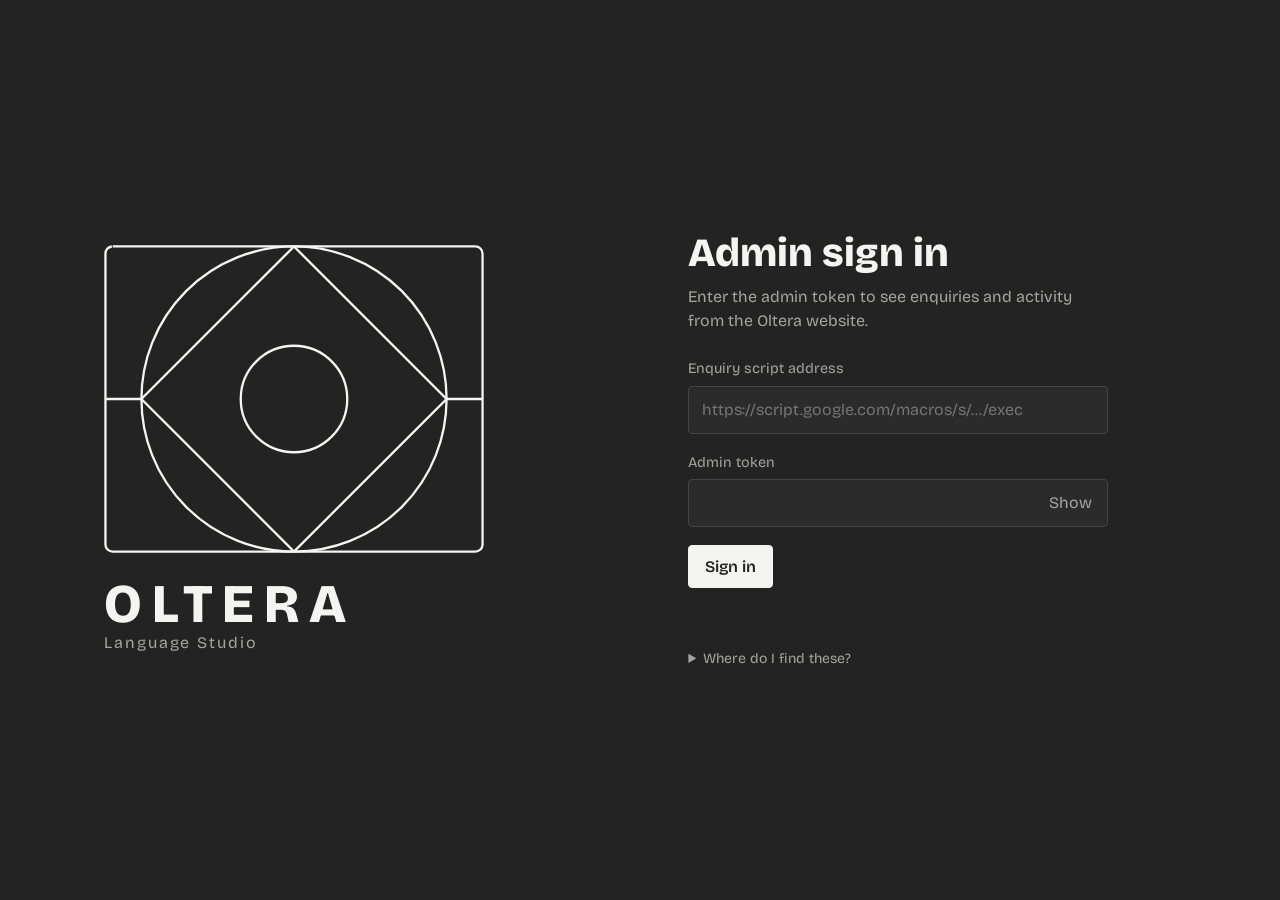
<file: admin.html>
<!DOCTYPE html>
<html lang="en">
<head>
<meta charset="utf-8">
<meta name="viewport" content="width=device-width, initial-scale=1, viewport-fit=cover">
<meta name="referrer" content="no-referrer">
<meta name="robots" content="noindex, nofollow">
<meta name="theme-color" content="#232323">
<title>Oltera admin</title>
<link href="https://fonts.googleapis.com/css2?family=Bricolage+Grotesque:opsz,wght@12..96,400;12..96,600;12..96,800&display=swap" rel="stylesheet">
<style>
:root{--bg:#232323;--panel:#2b2b2b;--raise:#333;--line:#464644;--ink:#f4f4f1;--mute:#a5a5a0;--err:#ffb3a7;--ok:#bfe3c4;
  --f:"Bricolage Grotesque",system-ui,-apple-system,"Segoe UI",Roboto,sans-serif}
*{box-sizing:border-box}
html{height:100%;background:var(--bg)}
body{margin:0;min-height:100%;background:var(--bg);color:var(--ink);font:400 16px/1.5 var(--f);padding:env(safe-area-inset-top,0) env(safe-area-inset-right,0) env(safe-area-inset-bottom,0) env(safe-area-inset-left,0)}
[hidden]{display:none!important}
a{color:inherit}
button,input,select{font:inherit;color:inherit}
:focus-visible{outline:2px solid var(--ink);outline-offset:3px}
.vh{position:absolute;left:-9999px}
.btn{background:transparent;border:1px solid var(--line);border-radius:4px;padding:.55rem 1rem;cursor:pointer;transition:background .2s,border-color .2s}
.btn:hover{border-color:var(--ink)}
.btn.solid{background:var(--ink);color:var(--bg);border-color:var(--ink);font-weight:600}
.btn.solid:hover{background:#fff}
.btn:disabled{opacity:.5;cursor:not-allowed}
label{display:block;font-size:.9rem;color:var(--mute);margin-bottom:.35rem}
input,select{width:100%;background:var(--panel);border:1px solid var(--line);border-radius:4px;padding:.7rem .8rem}
input:focus,select:focus{border-color:var(--ink);outline:none}
select{appearance:none;background-image:linear-gradient(45deg,transparent 50%,var(--mute) 50%),linear-gradient(135deg,var(--mute) 50%,transparent 50%);background-position:calc(100% - 18px) 55%,calc(100% - 13px) 55%;background-size:5px 5px;background-repeat:no-repeat;padding-right:2rem}
.gate{min-height:100vh;display:grid;grid-template-columns:1.1fr 1fr;align-items:center;gap:3rem;padding:clamp(1.5rem,5vw,5rem);max-width:1200px;margin:0 auto}
.gate-mark{display:flex;flex-direction:column;align-items:flex-start;gap:1.5rem}
.gate-mark svg{width:min(100%,380px);height:auto;fill:none;stroke:var(--ink);stroke-width:1.6}
.gate-mark svg *{stroke-dasharray:1;stroke-dashoffset:1;animation:draw 1.6s cubic-bezier(.65,0,.35,1) forwards}
.gate-mark svg *:nth-child(2){animation-delay:.15s}.gate-mark svg *:nth-child(3){animation-delay:.3s}.gate-mark svg *:nth-child(4){animation-delay:.45s}.gate-mark svg *:nth-child(5){animation-delay:.6s}
@keyframes draw{to{stroke-dashoffset:0}}
.gate-mark b{font-weight:800;font-size:clamp(2rem,5vw,3.4rem);letter-spacing:.18em;line-height:1}
.gate-mark span{color:var(--mute);letter-spacing:.12em}
.gate form{max-width:420px;width:100%}
.gate h1{font-size:clamp(1.8rem,3.4vw,2.5rem);line-height:1.1;margin:0 0 .6rem;font-weight:800}
.gate p.s{color:var(--mute);margin:0 0 1.6rem}
.gate .row{margin-bottom:1.1rem}
.pw{position:relative}
.pw button{position:absolute;right:.4rem;top:50%;transform:translateY(-50%);background:none;border:0;color:var(--mute);cursor:pointer;padding:.4rem .6rem}
.pw button:hover{color:var(--ink)}
.msg{min-height:1.4rem;margin:.9rem 0 0;font-size:.95rem}
.msg.err{color:var(--err)}.msg.ok{color:var(--ok)}
.help{margin-top:1.4rem;color:var(--mute);font-size:.88rem}.help summary{cursor:pointer}.help p{margin:.6rem 0 0}
.top{position:sticky;top:0;z-index:5;background:var(--bg);border-bottom:1px solid var(--line);display:flex;align-items:center;gap:1rem;padding:.9rem clamp(1rem,4vw,3rem);flex-wrap:wrap}
.top .brand{font-weight:800;letter-spacing:.18em;margin-right:auto}
.top .brand small{font-weight:400;letter-spacing:0;color:var(--mute);margin-left:.8rem}
.top .live{color:var(--mute);font-size:.88rem}
.wrap{padding:2rem clamp(1rem,4vw,3rem) 4rem;max-width:1400px;margin:0 auto}
.tabs{display:flex;gap:2rem;border-bottom:1px solid var(--line);margin-bottom:0}
.tabs button{background:none;border:0;border-bottom:2px solid transparent;padding:.4rem 0 .8rem;cursor:pointer;color:var(--mute);font-weight:600;font-size:1.05rem}
.tabs button:hover{color:var(--ink)}
.tabs button[aria-pressed=true]{color:var(--ink);border-bottom-color:var(--ink)}
.tabs em{font-style:normal;font-weight:400;margin-left:.4rem;color:var(--mute)}
.figs{display:grid;grid-template-columns:repeat(4,1fr);border-bottom:1px solid var(--line)}
.fig{padding:1.4rem 1.2rem 1.4rem 0;min-width:0}
.fig+.fig{padding-left:1.4rem;border-left:1px solid var(--line)}
.fig b{display:block;font-size:clamp(2rem,4.5vw,3.4rem);font-weight:800;line-height:1;letter-spacing:-.02em}
.fig span{color:var(--mute);font-size:.92rem}
.fig b.sm{font-size:clamp(1.3rem,2.4vw,1.9rem);padding:.45rem 0;overflow:hidden;text-overflow:ellipsis;white-space:nowrap}
.main{display:grid;grid-template-columns:minmax(0,1fr) 300px;gap:3rem;margin-top:2rem;align-items:start}
.tools{display:flex;gap:.8rem;flex-wrap:wrap;margin-bottom:1rem}
.tools .grow{flex:1 1 220px}.tools .sel{flex:0 1 190px}
.count{color:var(--mute);font-size:.9rem;margin:0 0 .6rem}
.tw{overflow-x:auto;border:1px solid var(--line);border-radius:4px}
table{width:100%;border-collapse:collapse;min-width:700px}
th,td{text-align:left;padding:.85rem 1rem;border-bottom:1px solid var(--line);vertical-align:middle}
th{font-weight:600;color:var(--mute);font-size:.88rem;background:var(--panel);white-space:nowrap}
th button{background:none;border:0;padding:0;font-weight:600;color:inherit;cursor:pointer}
th button:hover{color:var(--ink)}
tbody tr:last-child td{border-bottom:0}
tbody tr:hover{background:var(--panel)}
td.when{white-space:nowrap;color:var(--mute);font-size:.92rem}
td .dot{display:inline-block;width:7px;height:7px;border-radius:50%;background:var(--ink);margin-right:.55rem;vertical-align:middle}
td.act{white-space:nowrap;text-align:right}
td.act a,td.act button{background:none;border:0;color:var(--mute);cursor:pointer;padding:.2rem .5rem;text-decoration:underline;text-underline-offset:3px;font-size:.9rem}
td.act a:hover,td.act button:hover{color:var(--ink)}
.tag{display:inline-block;border:1px solid var(--line);border-radius:3px;padding:.05rem .5rem;font-size:.85rem;white-space:nowrap}
.dim{color:var(--mute)}
.empty{padding:2.5rem 1rem;text-align:center;color:var(--mute)}
.side h2{font-size:1.1rem;margin:0 0 1rem;font-weight:600}
.side h2+div+h2{margin-top:2rem}
.bar{display:grid;grid-template-columns:1fr auto;gap:.2rem .8rem;margin-bottom:.9rem;font-size:.92rem;cursor:pointer;background:none;border:0;width:100%;text-align:left;padding:0}
.bar.plain{cursor:default}
.bar i{grid-column:1/-1;display:block;height:4px;background:var(--raise);border-radius:2px;overflow:hidden}
.bar i u{display:block;height:100%;background:var(--ink);transition:width .6s cubic-bezier(.2,.7,.2,1)}
.bar:not(.plain):hover span{text-decoration:underline;text-underline-offset:3px}
.bar em{font-style:normal;color:var(--mute)}
.note{color:var(--mute);font-size:.85rem;margin-top:2rem}
.toast{position:fixed;left:50%;bottom:1.4rem;transform:translate(-50%,20px);background:var(--ink);color:var(--bg);padding:.6rem 1.1rem;border-radius:4px;opacity:0;pointer-events:none;transition:.25s;font-weight:600}
.toast.on{opacity:1;transform:translate(-50%,0)}
@media (max-width:900px){
  .gate{grid-template-columns:1fr;gap:2rem;align-content:center}.gate-mark svg{width:180px}
  .main{grid-template-columns:1fr}.figs{grid-template-columns:repeat(2,1fr)}
  .fig:nth-child(3){border-left:0;padding-left:0}.fig:nth-child(n+3){border-top:1px solid var(--line)}
}
@media (prefers-reduced-motion:reduce){*{animation:none!important;transition:none!important}.gate-mark svg *{stroke-dashoffset:0}}
</style>
</head>
<body>
<section class="gate" id="gate">
  <div class="gate-mark">
    <svg viewBox="0 0 264 214" role="img" aria-label="Oltera Language Studio emblem"><rect x="1" y="1" width="262" height="212" rx="5" pathLength="1"/><circle cx="132" cy="107" r="106" pathLength="1"/><path d="M132 1 L238 107 L132 213 L26 107 Z" pathLength="1"/><circle cx="132" cy="107" r="37" pathLength="1"/><path d="M1 107 H26 M238 107 H263" pathLength="1"/></svg>
    <div><b>OLTERA</b><br><span>Language Studio</span></div>
  </div>
  <form id="login" novalidate autocomplete="off">
    <h1>Admin sign in</h1>
    <p class="s">Enter the admin token to see enquiries and activity from the Oltera website.</p>
    <div class="row"><label for="srv">Enquiry script address</label><input id="srv" type="url" inputmode="url" placeholder="https://script.google.com/macros/s/.../exec" spellcheck="false"></div>
    <div class="row"><label for="tok">Admin token</label><div class="pw"><input id="tok" type="password" autocomplete="current-password" spellcheck="false"><button type="button" id="eye" aria-label="Show token">Show</button></div></div>
    <button class="btn solid" id="go" type="submit">Sign in</button>
    <p class="msg" id="gmsg" role="alert" aria-live="assertive"></p>
    <details class="help"><summary>Where do I find these?</summary><p>The address is the web app URL you get when you deploy the Google Apps Script (it ends in <code>/exec</code>). The token is the <code>ADMIN_TOKEN</code> you set inside that script. Google checks the token on every request, so this page shows nothing without it.</p></details>
  </form>
</section>

<div id="app" hidden>
  <header class="top">
    <span class="brand">OLTERA<small>Admin</small></span>
    <span class="live" id="live" aria-live="polite"></span>
    <button class="btn" id="refresh" type="button">Refresh</button>
    <button class="btn" id="csv" type="button">Download CSV</button>
    <button class="btn" id="out" type="button">Sign out</button>
  </header>
  <div class="wrap">
    <div class="tabs" role="group" aria-label="View">
      <button type="button" id="tEnq" data-tab="enq" aria-pressed="true">Enquiries<em id="nEnq"></em></button>
      <button type="button" id="tAct" data-tab="act" aria-pressed="false">Activity<em id="nAct"></em></button>
    </div>
    <div class="figs" id="figs"></div>
    <div class="main">
      <div>
        <div class="tools">
          <div class="grow"><label class="vh" for="q">Search</label><input id="q" type="search" placeholder="Search"></div>
          <div class="sel"><label class="vh" for="cf">Filter</label><select id="cf"></select></div>
        </div>
        <p class="count" id="count" aria-live="polite"></p>
        <div class="tw"><table id="tbl"></table></div>
      </div>
      <aside class="side" id="side"></aside>
    </div>
  </div>
</div>
<div class="toast" id="toast" role="status"></div>

<script>
(function(){
  "use strict";
  var $ = function(id){return document.getElementById(id)};
  var esc = function(s){return String(s==null?"":s).replace(/[&<>"']/g,function(c){return {"&":"&amp;","<":"&lt;",">":"&gt;",'"':"&quot;","'":"&#39;"}[c]})};
  var unq = function(s){return String(s==null?"":s).replace(/^'/,"")};
  var RM = matchMedia("(prefers-reduced-motion: reduce)").matches;
  var store = {
    get:function(s,k){try{return (s==="s"?sessionStorage:localStorage).getItem(k)}catch(e){return null}},
    set:function(s,k,v){try{(s==="s"?sessionStorage:localStorage).setItem(k,v)}catch(e){}},
    del:function(s,k){try{(s==="s"?sessionStorage:localStorage).removeItem(k)}catch(e){}}
  };
  var LABEL = {test:"Mock test",plan:"Plan",destination:"Destination",visa:"Visa checklist",finder:"Country finder",compare:"Comparison",essay:"Writing check"};
  var base="", token="", rows=[], events=[], tab="enq", sortK="at", sortD=-1, seenBefore=0;
  var poll, idle, fails=0, lockUntil=0, IDLE_MS=15*60*1000, POLL_MS=30*1000;

  var saved = store.get("l","olt_admin_srv");
  $("srv").value = saved || "";
  $("eye").onclick = function(){var t=$("tok"),s=t.type==="password";t.type=s?"text":"password";this.textContent=s?"Hide":"Show";this.setAttribute("aria-label",s?"Hide token":"Show token")};
  function gmsg(t,c){var m=$("gmsg");m.textContent=t||"";m.className="msg "+(c||"")}
  function toast(t){var el=$("toast");el.textContent=t;el.classList.add("on");clearTimeout(toast.t);toast.t=setTimeout(function(){el.classList.remove("on")},1800)}
  function cleanBase(u){return String(u||"").trim().replace(/\/+$/,"")}

  /* ---------- talk to the Google Apps Script ---------- */
  function load(){
    // text/plain keeps this a simple request, so no CORS preflight (Apps Script cannot answer one)
    return fetch(base,{method:"POST",headers:{"Content-Type":"text/plain;charset=utf-8"},body:JSON.stringify({action:"list",token:token}),cache:"no-store"})
      .then(function(r){if(!r.ok){var e=new Error("http");e.code=r.status;throw e}return r.json()})
      .then(function(j){
        if(j&&j.error==="unauthorised"){var e=new Error("auth");e.code=401;throw e}
        if(!j||!j.ok||!Array.isArray(j.rows))throw new Error("shape");
        rows=j.rows.map(function(x){return{name:unq(x.name),email:unq(x.email),country:unq(x.country),plan:unq(x.plan),vid:String(x.vid||""),at:x.at||"",t:Date.parse(x.at)||0}});
        events=(j.events||[]).map(function(x){return{vid:String(x.vid||""),type:String(x.type||""),data:x.data||{},at:x.at||"",t:Date.parse(x.at)||0}});
      });
  }
  $("login").addEventListener("submit",function(e){
    e.preventDefault();
    var wait=Math.ceil((lockUntil-Date.now())/1000);
    if(wait>0)return gmsg("Too many wrong attempts. Try again in "+wait+" seconds.","err");
    base=cleanBase($("srv").value);token=$("tok").value.trim();
    if(!/^https:\/\/script\.google\.com\//.test(base))return gmsg("Enter the Apps Script web app address (it starts with https://script.google.com/).","err");
    if(!token)return gmsg("Enter the admin token.","err");
    var btn=$("go");btn.disabled=true;gmsg("Checking...","");
    load().then(function(){fails=0;store.set("l","olt_admin_srv",base);store.set("s","olt_admin_tok",token);enter()}).catch(function(err){
      if(err.code===401){fails++;if(fails>=5){lockUntil=Date.now()+60000;fails=0;gmsg("Wrong token. Locked for 60 seconds.","err")}else gmsg("Wrong token. "+(5-fails)+" attempts left.","err")}
      else if(err.code)gmsg("Google answered with error "+err.code+". Check that the script is deployed with access set to Anyone.","err");
      else gmsg("Could not reach the script. Check the address ends in /exec, and that the script is deployed with access set to Anyone.","err");
      token="";
    }).then(function(){btn.disabled=false});
  });

  function enter(){
    seenBefore=parseInt(store.get("l","olt_admin_seen")||"0",10)||0;
    $("tok").value="";$("gate").hidden=true;$("app").hidden=false;
    setTab("enq",true);
    var newest=rows.reduce(function(m,r){return Math.max(m,r.t)},0);
    if(newest)store.set("l","olt_admin_seen",String(newest));
    clearInterval(poll);poll=setInterval(refresh,POLL_MS);bumpIdle();window.scrollTo(0,0);
  }
  function leave(msg){
    clearInterval(poll);clearTimeout(idle);token="";rows=[];events=[];
    store.del("s","olt_admin_tok");
    $("app").hidden=true;$("gate").hidden=false;$("q").value="";
    gmsg(msg||"",msg?"ok":"");$("tok").focus();
  }
  function bumpIdle(){clearTimeout(idle);idle=setTimeout(function(){leave("You were signed out after 15 minutes of inactivity.")},IDLE_MS)}
  ["click","keydown","mousemove","touchstart","scroll"].forEach(function(ev){addEventListener(ev,function(){if(token)bumpIdle()},{passive:true})});
  $("out").onclick=function(){leave("Signed out.")};
  function refresh(){
    if(!token)return;var b=$("refresh");b.disabled=true;
    load().then(function(){render(false);$("live").textContent="Updated "+new Date().toLocaleTimeString([],{hour:"2-digit",minute:"2-digit"})})
      .catch(function(err){if(err.code===401)leave("The token is no longer accepted. Sign in again.");else $("live").textContent="Could not refresh. Retrying."})
      .then(function(){b.disabled=false});
  }
  $("refresh").onclick=refresh;

  /* ---------- helpers ---------- */
  function fmtDate(t){return t?new Date(t).toLocaleString([],{day:"numeric",month:"short",year:"numeric",hour:"2-digit",minute:"2-digit"}):""}
  function count(list,keyFn){var m={};list.forEach(function(x){var k=keyFn(x);if(k)m[k]=(m[k]||0)+1});return Object.keys(m).map(function(k){return[k,m[k]]}).sort(function(a,b){return b[1]-a[1]||a[0].localeCompare(b[0])})}
  function barsHtml(list,clickable,key){
    if(!list.length)return '<p class="note" style="margin:0">Nothing yet.</p>';
    var max=list[0][1];
    return list.map(function(p){return '<button type="button" class="bar'+(clickable?'':' plain')+'" '+(clickable?'data-'+key+'="'+esc(p[0])+'"':'tabindex="-1"')+'><span>'+esc(p[0])+'</span><em>'+p[1]+'</em><i><u style="width:'+Math.round(p[1]/max*100)+'%"></u></i></button>'}).join("");
  }
  function nameOf(vid){for(var i=0;i<rows.length;i++)if(rows[i].vid&&rows[i].vid===vid)return rows[i].name;return""}
  function lastTest(vid){
    if(!vid)return null;var b=null;
    events.forEach(function(e){if(e.vid===vid&&e.type==="test"&&(!b||e.t>b.t))b=e});return b;
  }
  function detail(e){
    var d=e.data||{};
    switch(e.type){
      case"test":return"Scored "+esc(d.score)+" out of "+esc(d.of||5)+", estimated band "+esc(d.band);
      case"plan":return"Chose the "+esc(d.plan)+" plan";
      case"destination":return"Viewed "+esc(d.country);
      case"visa":return"Opened the visa checklist for "+esc(d.country);
      case"finder":return"Field: "+esc(d.field)+". Band: "+esc(d.band);
      case"compare":return esc(d.a)+" compared with "+esc(d.b);
      case"essay":return esc(d.words)+" words, "+esc(d.met)+" of "+esc(d.of)+" checks met";
      default:return esc(JSON.stringify(d));
    }
  }
  function plain(e){return detail(e).replace(/&amp;/g,"&").replace(/&lt;/g,"<").replace(/&gt;/g,">").replace(/&quot;/g,'"').replace(/&#39;/g,"'")}

  /* ---------- tabs ---------- */
  function setTab(t,first){
    tab=t;$("q").value="";
    $("tEnq").setAttribute("aria-pressed",String(t==="enq"));$("tAct").setAttribute("aria-pressed",String(t==="act"));
    $("q").placeholder=t==="enq"?"Search name, email, country or plan":"Search name, visitor, type or detail";
    $("cf").value="";fillFilter();render(first);
  }
  document.querySelector(".tabs").addEventListener("click",function(e){var b=e.target.closest("button[data-tab]");if(b&&b.dataset.tab!==tab)setTab(b.dataset.tab)});
  function fillFilter(){
    var cur=$("cf").value,names,all;
    if(tab==="enq"){var s={};rows.forEach(function(r){s[r.country||"Not chosen"]=1});names=Object.keys(s).sort();all="All countries";}
    else{names=Object.keys(LABEL).filter(function(k){return events.some(function(e){return e.type===k})});all="All activity";}
    $("cf").innerHTML='<option value="">'+all+'</option>'+names.map(function(n){return'<option value="'+esc(n)+'">'+esc(tab==="act"?LABEL[n]:n)+'</option>'}).join("");
    if(names.indexOf(cur)>-1)$("cf").value=cur;
  }

  /* ---------- render ---------- */
  function render(first){
    fillFilter();
    $("nEnq").textContent=rows.length;$("nAct").textContent=events.length;
    return tab==="enq"?renderEnq(first):renderAct(first);
  }
  function figs(a){$("figs").innerHTML=a.map(function(f){return'<div class="fig"><b'+(f[2]?' class="sm"':'')+'>'+esc(f[0])+'</b><span>'+esc(f[1])+'</span></div>'}).join("")}
  function animBars(first){if(first&&!RM)document.querySelectorAll(".bar i u").forEach(function(u){var w=u.style.width;u.style.width="0";requestAnimationFrame(function(){requestAnimationFrame(function(){u.style.width=w})})})}

  function renderEnq(first){
    var now=Date.now(),day=86400000,st=new Date();st.setHours(0,0,0,0);
    var byC=count(rows,function(r){return r.country||"Not chosen"});
    figs([[rows.length,"Total enquiries"],[rows.filter(function(r){return r.t>=st.getTime()}).length,"Today"],[rows.filter(function(r){return r.t>=now-7*day}).length,"Last 7 days"],[byC[0]?byC[0][0]:"None yet",byC[0]?"Most requested ("+byC[0][1]+")":"Most requested country",1]]);
    var byP=count(rows,function(r){return r.plan});
    $("side").innerHTML='<h2>Enquiries by country</h2><div id="bC">'+barsHtml(byC,true,"c")+'</div><h2>Plan chosen with enquiry</h2><div>'+barsHtml(byP,false)+'</div><p class="note">A dot marks enquiries that arrived since you last signed in. The list refreshes every 30 seconds, and you are signed out after 15 minutes without activity.</p>';
    var q=$("q").value.trim().toLowerCase(),cf=$("cf").value;
    var out=rows.filter(function(r){var c=r.country||"Not chosen";if(cf&&c!==cf)return false;return!q||(r.name+" "+r.email+" "+c+" "+r.plan).toLowerCase().indexOf(q)>-1});
    out.sort(function(a,b){var x=sortK==="at"?a.t:String(a[sortK]).toLowerCase(),y=sortK==="at"?b.t:String(b[sortK]).toLowerCase();return(x<y?-1:x>y?1:0)*sortD});
    var th=function(k,l){return'<th scope="col"><button type="button" data-k="'+k+'">'+l+' <span>'+(sortK===k?(sortD>0?"\u2191":"\u2193"):"")+'</span></button></th>'};
    $("tbl").innerHTML='<thead><tr>'+th("at","Received")+th("name","Name")+th("email","Email")+th("country","Country")+th("plan","Plan")+'<th scope="col">Latest test</th><th scope="col"><span class="vh">Actions</span></th></tr></thead><tbody>'+
      (out.length?out.map(function(r){
        var isNew=seenBefore&&r.t>seenBefore,lt=lastTest(r.vid),n=events.filter(function(e){return r.vid&&e.vid===r.vid}).length;
        return'<tr><td class="when">'+(isNew?'<span class="dot" title="New since your last visit"></span><span class="vh">New. </span>':'')+esc(fmtDate(r.t))+'</td><td>'+esc(r.name)+'</td><td>'+esc(r.email)+'</td><td>'+esc(r.country||"Not chosen")+'</td><td>'+(r.plan?'<span class="tag">'+esc(r.plan)+'</span>':'<span class="dim">None</span>')+'</td><td>'+(lt?esc(lt.data.score)+'/'+esc(lt.data.of||5)+', band '+esc(lt.data.band):'<span class="dim">Not taken</span>')+'</td><td class="act">'+(n?'<button type="button" data-vid="'+esc(r.vid)+'">Activity ('+n+')</button>':'')+'<button type="button" data-copy="'+esc(r.email)+'">Copy email</button><a href="mailto:'+esc(r.email)+'">Write</a></td></tr>';
      }).join(""):'<tr><td colspan="7" class="empty">'+(rows.length?"No enquiries match your search.":"No enquiries yet. They appear here as soon as someone books counselling on the website.")+'</td></tr>')+'</tbody>';
    $("count").textContent=rows.length?"Showing "+out.length+" of "+rows.length+(out.length===1?" enquiry":" enquiries"):"";
    if(first)$("live").textContent="Updated "+new Date().toLocaleTimeString([],{hour:"2-digit",minute:"2-digit"});
    animBars(first);
  }

  function renderAct(first){
    var tests=events.filter(function(e){return e.type==="test"}),avg=tests.length?(tests.reduce(function(s,e){return s+Number(e.data.band||0)},0)/tests.length):0;
    var plans=count(events.filter(function(e){return e.type==="plan"}),function(e){return e.data.plan});
    var visitors={};events.forEach(function(e){visitors[e.vid]=1});
    figs([[events.length,"Selections recorded"],[Object.keys(visitors).length,"Visitors"],[tests.length?avg.toFixed(1):"None yet","Average mock test band ("+tests.length+" taken)",!tests.length],[plans[0]?plans[0][0]:"None yet",plans[0]?"Most chosen plan ("+plans[0][1]+")":"Most chosen plan",1]]);
    var dest=count(events.filter(function(e){return e.type==="destination"}),function(e){return e.data.country}).slice(0,8);
    $("side").innerHTML='<h2>Plans chosen</h2><div>'+barsHtml(plans,false)+'</div><h2>Destinations viewed</h2><div>'+barsHtml(dest,false)+'</div><p class="note">Each row is something a visitor selected on the website. The writing box and chat messages are never recorded. Up to the latest 3,000 selections are shown.</p>';
    var q=$("q").value.trim().toLowerCase(),cf=$("cf").value;
    var out=events.filter(function(e){if(cf&&e.type!==cf)return false;return!q||(nameOf(e.vid)+" "+e.vid+" "+LABEL[e.type]+" "+plain(e)).toLowerCase().indexOf(q)>-1});
    out.sort(function(a,b){return(b.t-a.t)*(sortK==="at"?sortD*-1:-1)});
    var shown=out.slice(0,500);
    $("tbl").innerHTML='<thead><tr><th scope="col"><button type="button" data-k="at">When <span>'+(sortD>0?"\u2191":"\u2193")+'</span></button></th><th scope="col">Visitor</th><th scope="col">Selection</th><th scope="col">Details</th></tr></thead><tbody>'+
      (shown.length?shown.map(function(e){var n=nameOf(e.vid);
        return'<tr><td class="when">'+esc(fmtDate(e.t))+'</td><td>'+(n?esc(n):'<span class="dim">Visitor '+esc(e.vid.slice(0,6))+'</span>')+'</td><td><span class="tag">'+esc(LABEL[e.type]||e.type)+'</span></td><td>'+detail(e)+'</td></tr>'}).join(""):'<tr><td colspan="4" class="empty">'+(events.length?"Nothing matches your search.":"No activity yet. Test scores, plan choices and other selections appear here as visitors make them.")+'</td></tr>')+'</tbody>';
    $("count").textContent=events.length?"Showing "+shown.length+" of "+out.length+(out.length>500?" (first 500)":""):"";
    if(first)$("live").textContent="Updated "+new Date().toLocaleTimeString([],{hour:"2-digit",minute:"2-digit"});
  }

  $("q").addEventListener("input",function(){render(false)});
  $("cf").addEventListener("change",function(){render(false)});
  $("tbl").addEventListener("click",function(e){
    var s=e.target.closest("button[data-k]");
    if(s){var k=s.dataset.k;if(sortK===k)sortD=-sortD;else{sortK=k;sortD=k==="at"?-1:1}return render(false)}
    var v=e.target.closest("button[data-vid]");
    if(v){setTab("act");$("q").value=v.dataset.vid;return render(false)}
    var c=e.target.closest("button[data-copy]");if(!c)return;
    var val=c.dataset.copy;
    (navigator.clipboard?navigator.clipboard.writeText(val):Promise.reject()).then(function(){toast("Email copied")},function(){
      var t=document.createElement("textarea");t.value=val;document.body.appendChild(t);t.select();
      try{document.execCommand("copy");toast("Email copied")}catch(x){toast("Copy failed")}t.remove();
    });
  });
  $("side").addEventListener("click",function(e){var b=e.target.closest("button[data-c]");if(!b)return;$("cf").value=$("cf").value===b.dataset.c?"":b.dataset.c;render(false)});

  /* ---------- CSV of the current tab (cells starting with = + - @ are neutralised for Excel) ---------- */
  $("csv").onclick=function(){
    var head,data;
    if(tab==="enq"){head=["Received","Name","Email","Country","Plan","Latest test"];data=rows.slice().sort(function(a,b){return b.t-a.t}).map(function(r){var lt=lastTest(r.vid);return[r.at,r.name,r.email,r.country,r.plan,lt?lt.data.score+"/"+(lt.data.of||5)+" band "+lt.data.band:""]})}
    else{head=["When","Visitor","Selection","Details"];data=events.slice().sort(function(a,b){return b.t-a.t}).map(function(e){return[e.at,nameOf(e.vid)||"Visitor "+e.vid.slice(0,6),LABEL[e.type]||e.type,plain(e)]})}
    if(!data.length)return toast("Nothing to download yet");
    var cell=function(s){s=String(s==null?"":s);if(/^[=+\-@\t\r]/.test(s))s="'"+s;return'"'+s.replace(/"/g,'""')+'"'};
    var blob=new Blob(["\ufeff"+[head].concat(data).map(function(r){return r.map(cell).join(",")}).join("\r\n")],{type:"text/csv;charset=utf-8"});
    var a=document.createElement("a");a.href=URL.createObjectURL(blob);
    a.download="oltera-"+(tab==="enq"?"enquiries":"activity")+"-"+new Date().toISOString().slice(0,10)+".csv";
    document.body.appendChild(a);a.click();a.remove();setTimeout(function(){URL.revokeObjectURL(a.href)},1000);
  };

  var t0=store.get("s","olt_admin_tok");
  if(t0&&saved){base=cleanBase(saved);token=t0;load().then(enter).catch(function(){token="";store.del("s","olt_admin_tok")})}
})();
</script>
</body>
</html>
</file>
